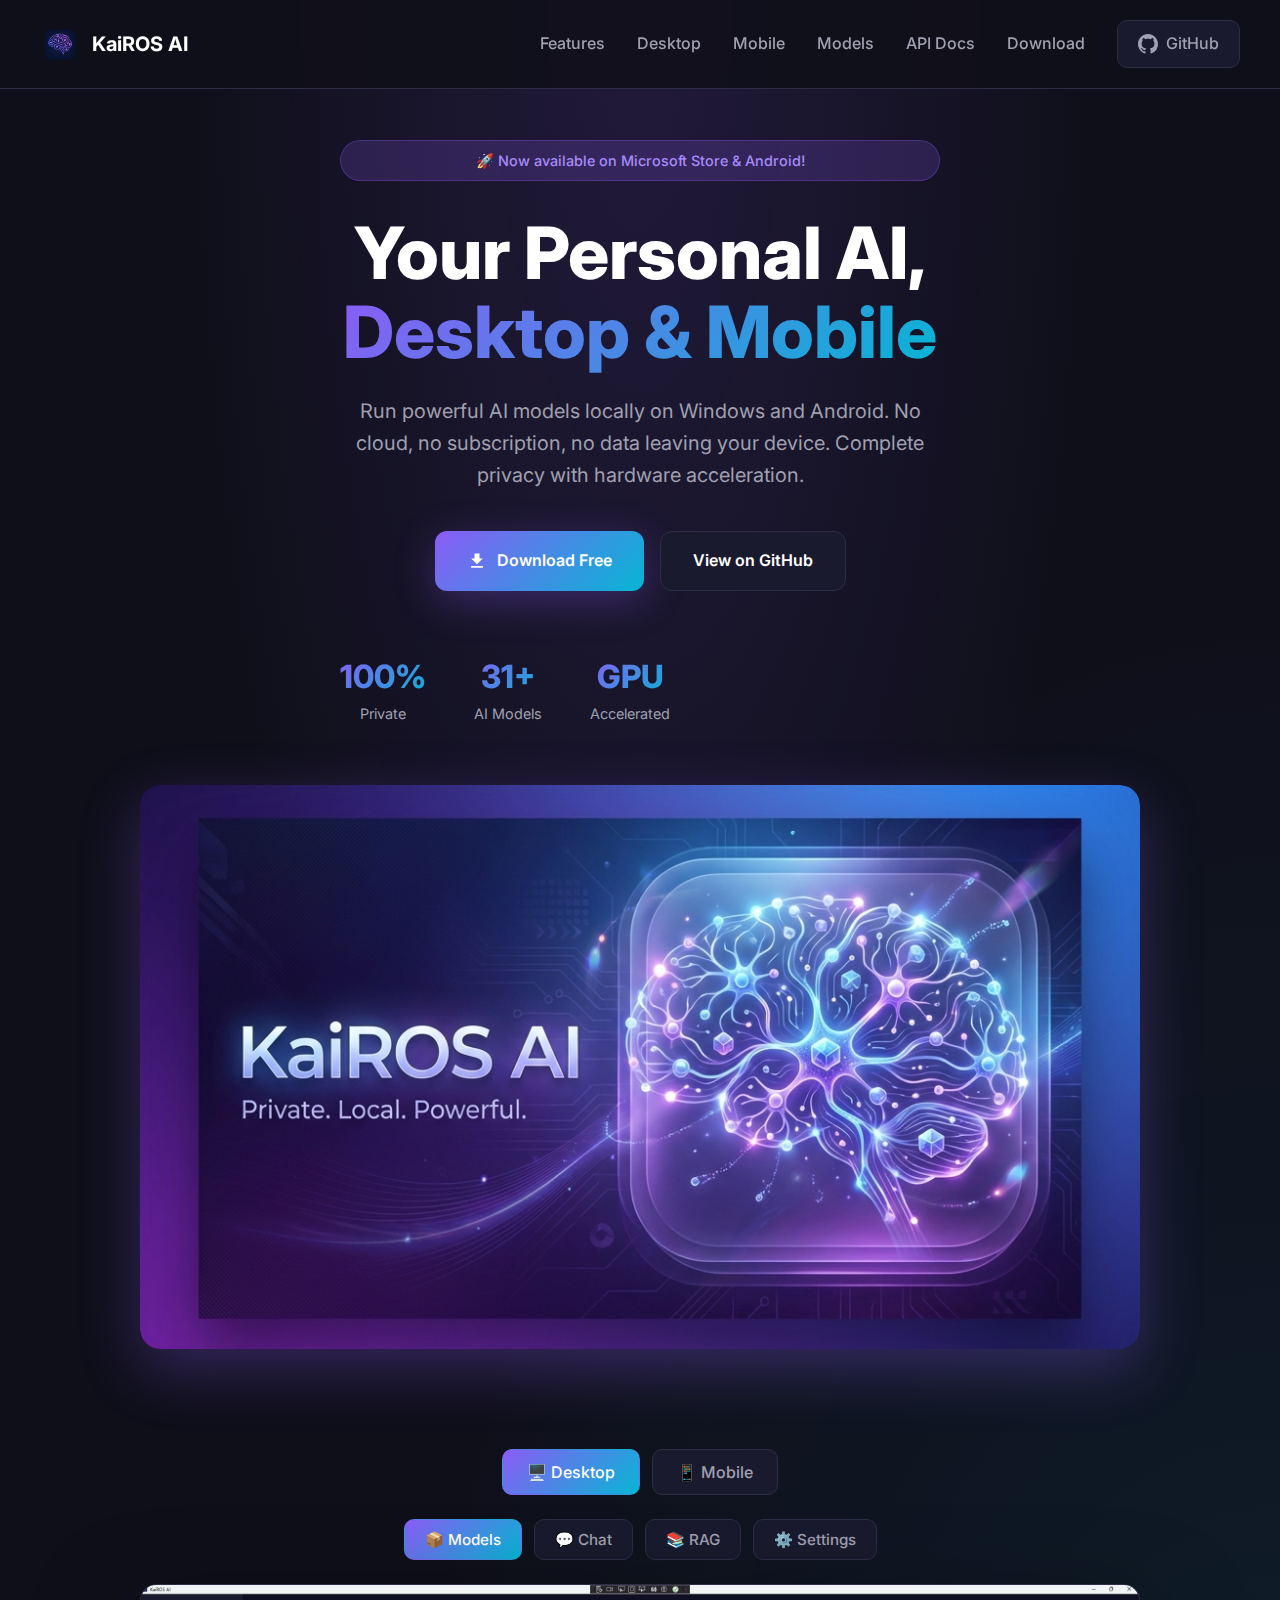
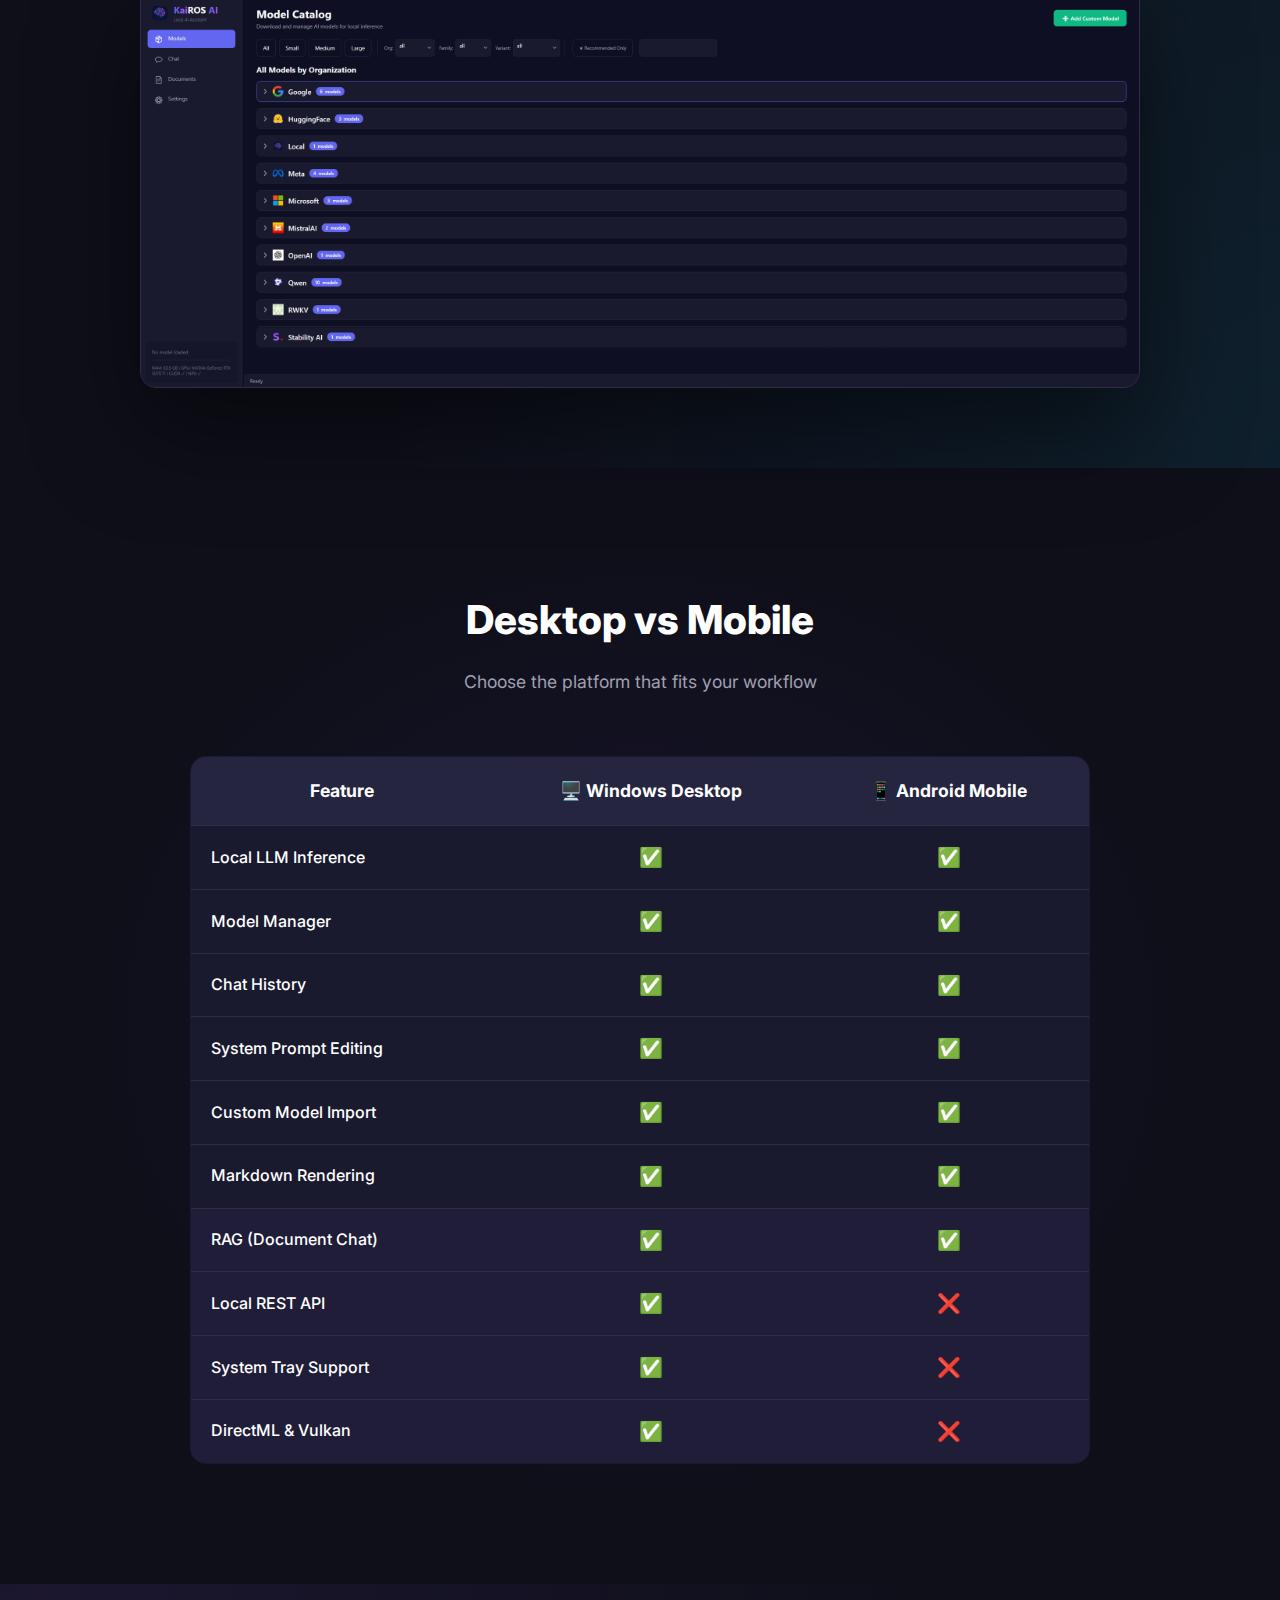
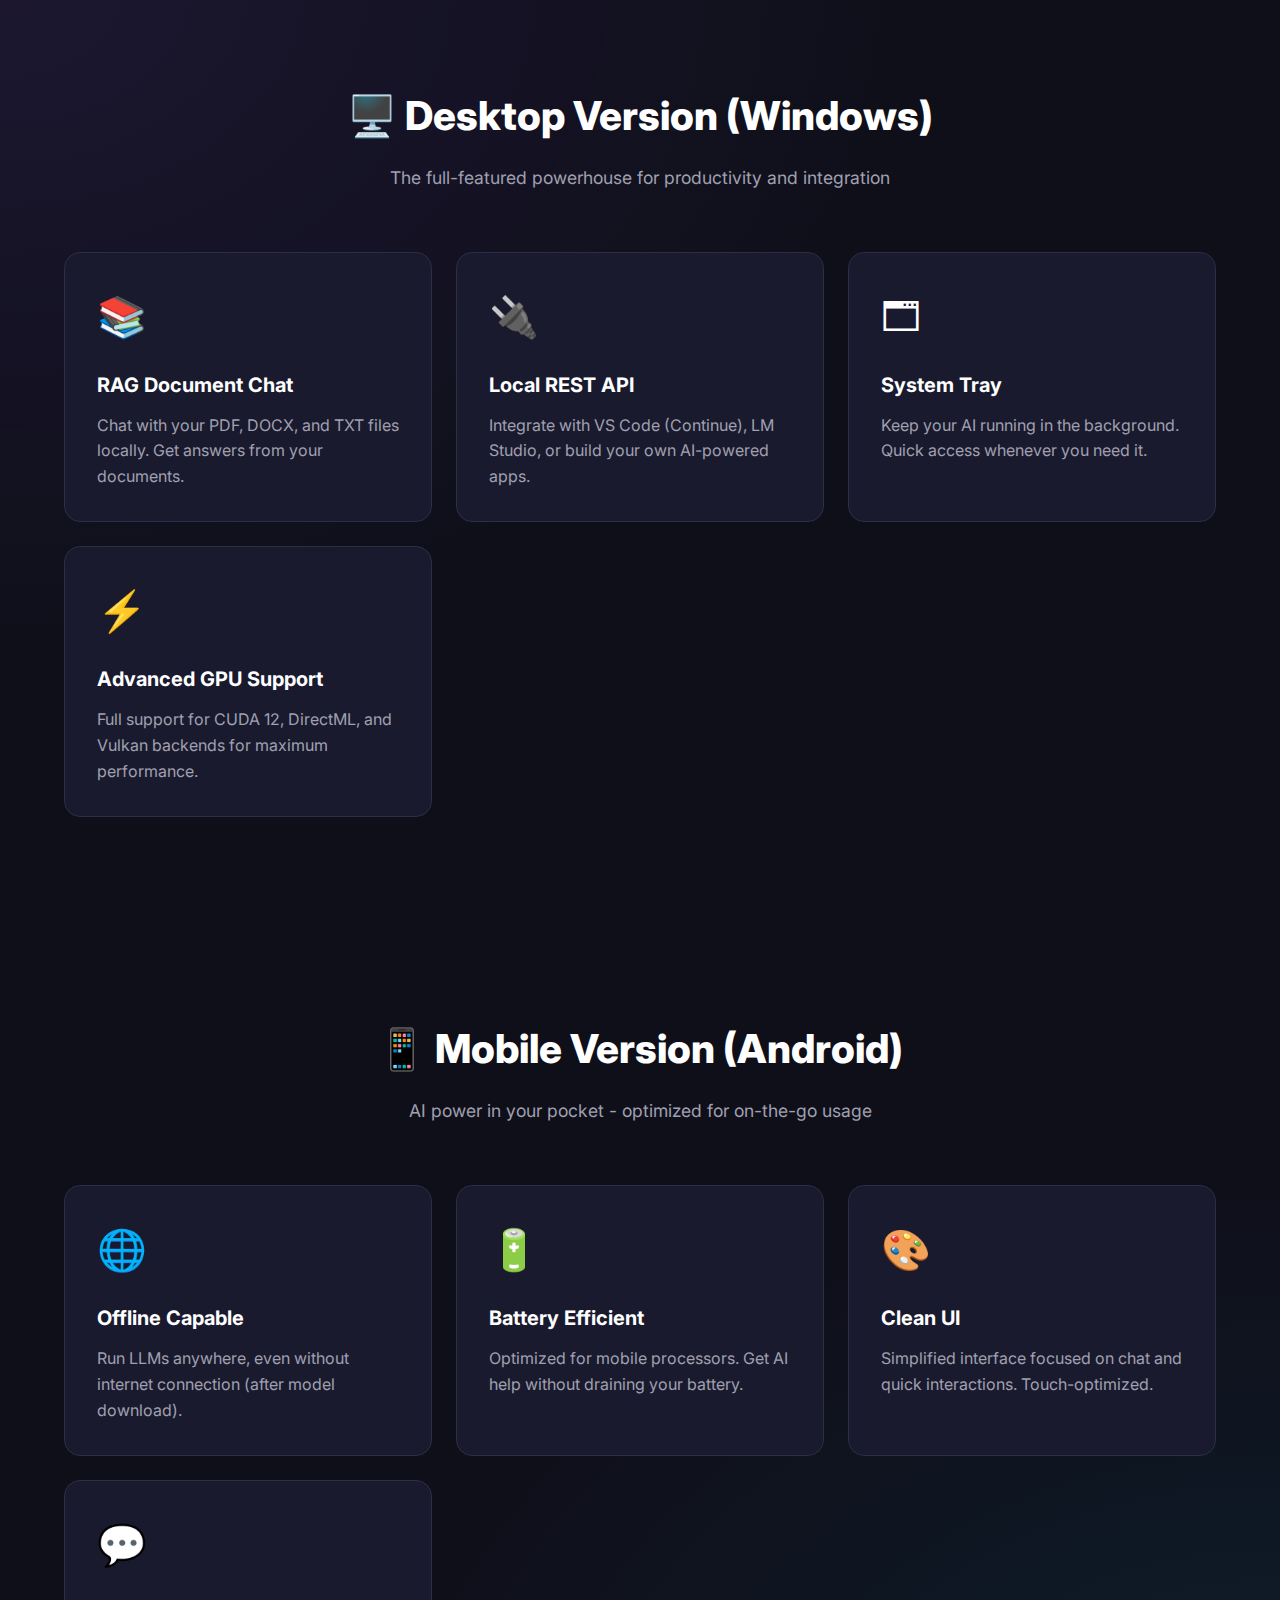
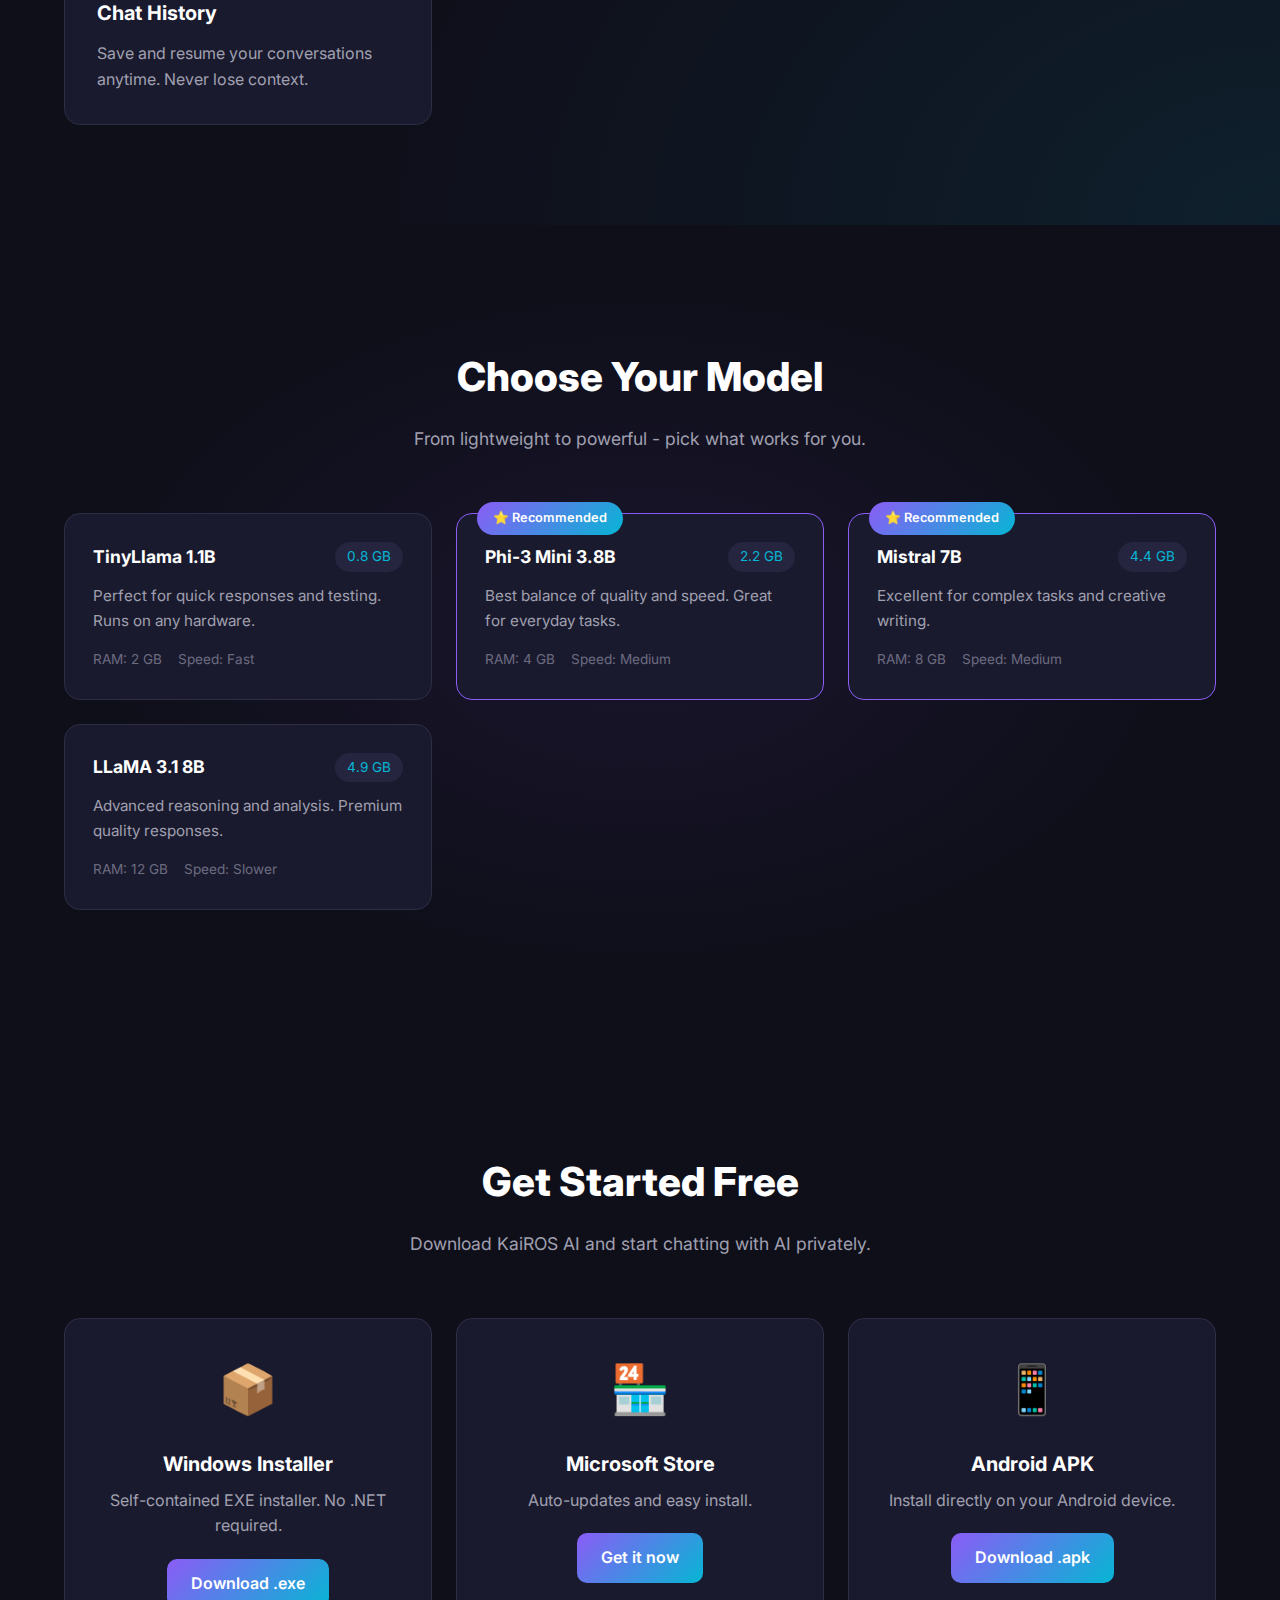
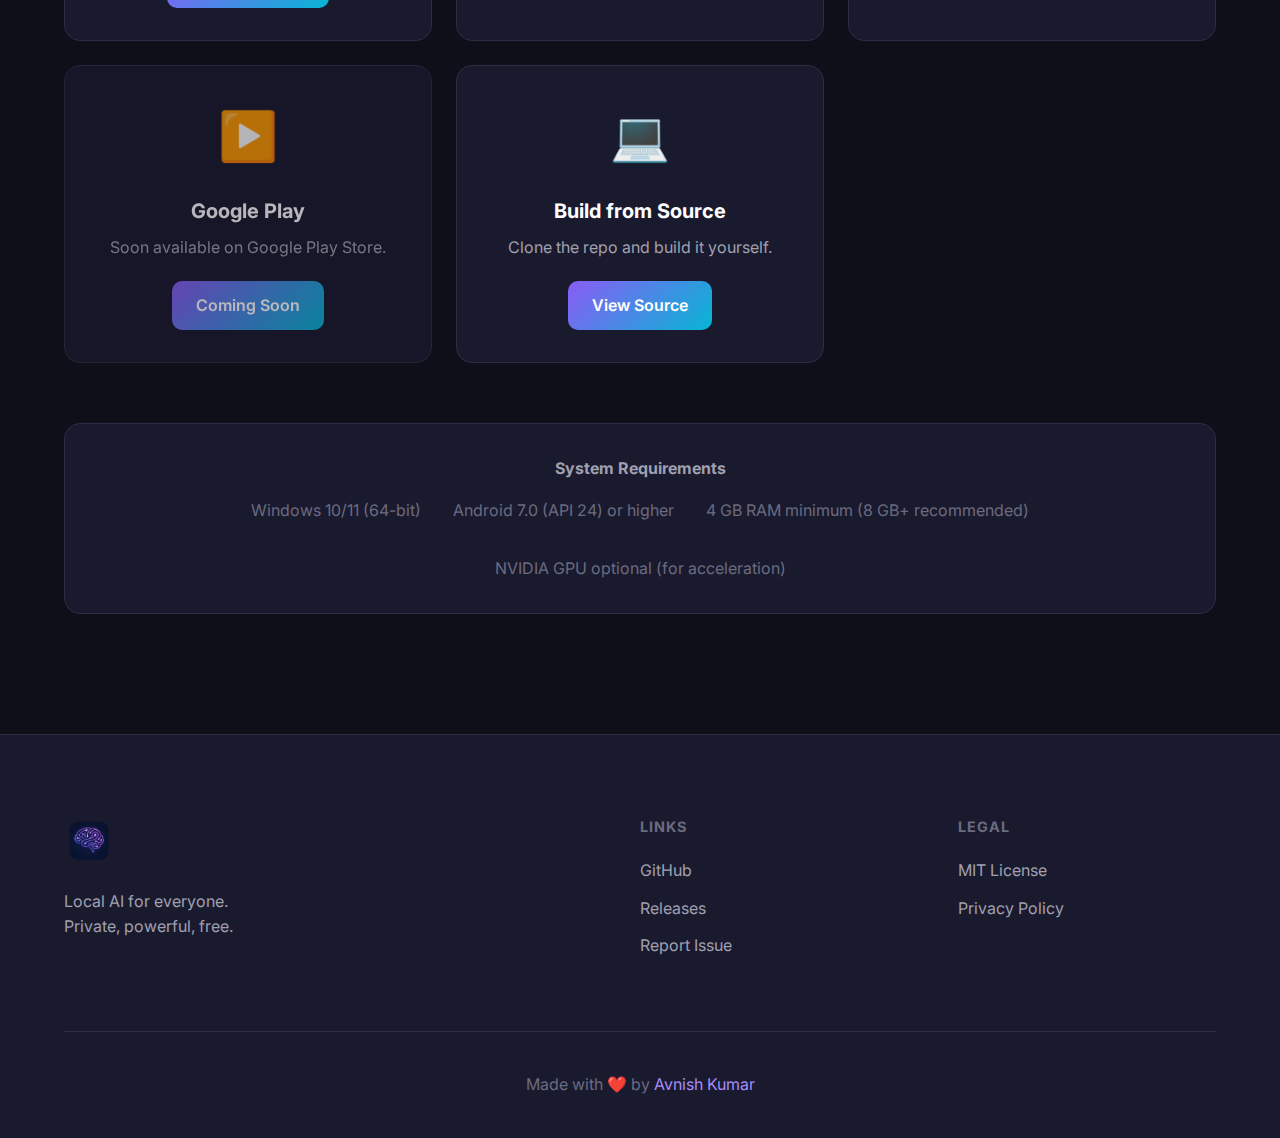
<file: docs/index.html>
<!DOCTYPE html>
<html lang="en">

<head>
    <meta charset="UTF-8">
    <meta name="viewport" content="width=device-width, initial-scale=1.0">
    <title>KaiROS AI - Local AI Assistant for Windows & Android</title>
    <meta name="description"
        content="Run powerful AI models locally on Windows and Android. No cloud, no subscription, complete privacy. GPU accelerated with CUDA support.">
    <meta name="keywords" content="AI, LLM, Local AI, Windows, Android, Privacy, GPU, CUDA, ChatGPT alternative">
    <link rel="icon" type="image/x-icon" href="assets/favicon.ico">
    <link href="https://fonts.googleapis.com/css2?family=Inter:wght@300;400;500;600;700;800&display=swap"
        rel="stylesheet">
    <link rel="stylesheet" href="style.css">
</head>

<body>
    <!-- Hero Section -->
    <header class="hero">
        <nav class="navbar">
            <div class="nav-brand">
                <img src="assets/logo.png" alt="KaiROS AI" class="nav-logo">
                <span>KaiROS AI</span>
            </div>
            <div class="nav-links">
                <a href="#comparison">Features</a>
                <a href="#desktop">Desktop</a>
                <a href="#mobile">Mobile</a>
                <a href="#models">Models</a>
                <a href="api.html">API Docs</a>
                <a href="#download">Download</a>
                <a href="https://github.com/avikeid2007/KaiROS-AI" class="btn-github">
                    <svg viewBox="0 0 24 24" width="20" height="20" fill="currentColor">
                        <path
                            d="M12 0C5.37 0 0 5.37 0 12c0 5.31 3.435 9.795 8.205 11.385.6.105.825-.255.825-.57 0-.285-.015-1.23-.015-2.235-3.015.555-3.795-.735-4.035-1.41-.135-.345-.72-1.41-1.23-1.695-.42-.225-1.02-.78-.015-.795.945-.015 1.62.87 1.845 1.23 1.08 1.815 2.805 1.305 3.495.99.105-.78.42-1.305.765-1.605-2.67-.3-5.46-1.335-5.46-5.925 0-1.305.465-2.385 1.23-3.225-.12-.3-.54-1.53.12-3.18 0 0 1.005-.315 3.3 1.23.96-.27 1.98-.405 3-.405s2.04.135 3 .405c2.295-1.56 3.3-1.23 3.3-1.23.66 1.65.24 2.88.12 3.18.765.84 1.23 1.905 1.23 3.225 0 4.605-2.805 5.625-5.475 5.925.435.375.81 1.095.81 2.22 0 1.605-.015 2.895-.015 3.3 0 .315.225.69.825.57A12.02 12.02 0 0024 12c0-6.63-5.37-12-12-12z" />
                    </svg>
                    GitHub
                </a>
            </div>
        </nav>

        <div class="hero-content">
            <div class="hero-badge">🚀 Now available on Microsoft Store & Android!</div>
            <h1>Your Personal AI,<br><span class="gradient-text">Desktop & Mobile</span></h1>
            <p class="hero-subtitle">
                Run powerful AI models locally on Windows and Android. No cloud, no subscription,
                no data leaving your device. Complete privacy with hardware acceleration.
            </p>
            <div class="hero-buttons">
                <a href="#download" class="btn btn-primary">
                    <svg viewBox="0 0 24 24" width="20" height="20" fill="currentColor">
                        <path d="M19 9h-4V3H9v6H5l7 7 7-7zM5 18v2h14v-2H5z" />
                    </svg>
                    Download Free
                </a>
                <a href="https://github.com/avikeid2007/KaiROS-AI" class="btn btn-secondary">
                    View on GitHub
                </a>
            </div>
            <div class="hero-stats">
                <div class="stat">
                    <span class="stat-value">100%</span>
                    <span class="stat-label">Private</span>
                </div>
                <div class="stat">
                    <span class="stat-value">31+</span>
                    <span class="stat-label">AI Models</span>
                </div>
                <div class="stat">
                    <span class="stat-value">GPU</span>
                    <span class="stat-label">Accelerated</span>
                </div>
            </div>
        </div>

        <!-- Feature Graphic Banner -->
        <div class="feature-banner">
            <img src="assets/kairos_feature_graphic_1768991900345.png" alt="KaiROS AI - Private. Local. Powerful."
                class="feature-graphic">
        </div>

        <div class="screenshot-gallery">
            <div class="gallery-tabs">
                <button class="tab active" data-tab="desktop">🖥️ Desktop</button>
                <button class="tab" data-tab="mobile">📱 Mobile</button>
            </div>
            <div class="gallery-images">
                <div class="desktop-gallery active" id="gallery-desktop">
                    <div class="desktop-tabs">
                        <button class="desktop-tab active" data-img="model">📦 Models</button>
                        <button class="desktop-tab" data-img="chat">💬 Chat</button>
                        <button class="desktop-tab" data-img="rag">📚 RAG</button>
                        <button class="desktop-tab" data-img="setting">⚙️ Settings</button>
                    </div>
                    <div class="desktop-images">
                        <img src="assets/model-all.png" alt="Model Catalog" class="desktop-img active"
                            id="desktop-img-model">
                        <img src="assets/chat.png" alt="Chat Interface" class="desktop-img" id="desktop-img-chat">
                        <img src="assets/RAG.png" alt="RAG Document Chat" class="desktop-img" id="desktop-img-rag">
                        <img src="assets/setting.png" alt="Settings" class="desktop-img" id="desktop-img-setting">
                    </div>
                </div>
                <div class="mobile-gallery" id="gallery-mobile">
                    <div class="mobile-tabs">
                        <button class="mobile-tab active" data-img="chat">💬 Chat</button>
                        <button class="mobile-tab" data-img="models">📦 Models</button>
                        <button class="mobile-tab" data-img="history">📜 History</button>
                        <button class="mobile-tab" data-img="prompt">💭 Prompt</button>
                        <button class="mobile-tab" data-img="settings">⚙️ Settings</button>
                    </div>
                    <div class="mobile-images">
                        <img src="assets/Screenshot-mobile-Chat.png" alt="Mobile Chat" class="mobile-img active"
                            id="mobile-img-chat">
                        <img src="assets/Screenshot-Mobile-models.png" alt="Mobile Models" class="mobile-img"
                            id="mobile-img-models">
                        <img src="assets/Screenshot-mobile-History.png" alt="Mobile History" class="mobile-img"
                            id="mobile-img-history">
                        <img src="assets/Screenshot-mobile-system-prompt.png" alt="Mobile Prompt" class="mobile-img"
                            id="mobile-img-prompt">
                        <img src="assets/Screenshot-Mobile-settings.png" alt="Mobile Settings" class="mobile-img"
                            id="mobile-img-settings">
                    </div>
                </div>
            </div>
        </div>
    </header>

    <script>
        // Main gallery tabs (Desktop/Mobile)
        document.querySelectorAll('.gallery-tabs .tab').forEach(tab => {
            tab.addEventListener('click', () => {
                document.querySelectorAll('.gallery-tabs .tab').forEach(t => t.classList.remove('active'));
                document.querySelectorAll('.desktop-gallery, .mobile-gallery').forEach(g => g.classList.remove('active'));
                tab.classList.add('active');
                document.getElementById('gallery-' + tab.dataset.tab).classList.add('active');
            });
        });

        // Desktop sub-tabs
        document.querySelectorAll('.desktop-tab').forEach(tab => {
            tab.addEventListener('click', () => {
                document.querySelectorAll('.desktop-tab').forEach(t => t.classList.remove('active'));
                document.querySelectorAll('.desktop-img').forEach(img => img.classList.remove('active'));
                tab.classList.add('active');
                document.getElementById('desktop-img-' + tab.dataset.img).classList.add('active');
            });
        });

        // Mobile sub-tabs
        document.querySelectorAll('.mobile-tab').forEach(tab => {
            tab.addEventListener('click', () => {
                document.querySelectorAll('.mobile-tab').forEach(t => t.classList.remove('active'));
                document.querySelectorAll('.mobile-img').forEach(img => img.classList.remove('active'));
                tab.classList.add('active');
                document.getElementById('mobile-img-' + tab.dataset.img).classList.add('active');
            });
        });
    </script>

    <!-- Feature Comparison Section -->
    <section id="comparison" class="comparison">
        <div class="container">
            <h2 class="section-title">Desktop vs Mobile</h2>
            <p class="section-subtitle">Choose the platform that fits your workflow</p>

            <div class="comparison-table">
                <table>
                    <thead>
                        <tr>
                            <th>Feature</th>
                            <th>🖥️ Windows Desktop</th>
                            <th>📱 Android Mobile</th>
                        </tr>
                    </thead>
                    <tbody>
                        <tr>
                            <td>Local LLM Inference</td>
                            <td><span class="check">✅</span></td>
                            <td><span class="check">✅</span></td>
                        </tr>
                        <tr>
                            <td>Model Manager</td>
                            <td><span class="check">✅</span></td>
                            <td><span class="check">✅</span></td>
                        </tr>
                        <tr>
                            <td>Chat History</td>
                            <td><span class="check">✅</span></td>
                            <td><span class="check">✅</span></td>
                        </tr>
                        <tr>
                            <td>System Prompt Editing</td>
                            <td><span class="check">✅</span></td>
                            <td><span class="check">✅</span></td>
                        </tr>
                        <tr>
                            <td>Custom Model Import</td>
                            <td><span class="check">✅</span></td>
                            <td><span class="check">✅</span></td>
                        </tr>
                        <tr>
                            <td>Markdown Rendering</td>
                            <td><span class="check">✅</span></td>
                            <td><span class="check">✅</span></td>
                        </tr>
                        <tr class="highlight">
                            <td>RAG (Document Chat)</td>
                            <td><span class="check">✅</span></td>
                            <td><span class="check">✅</span></td>
                        </tr>
                        <tr class="highlight">
                            <td>Local REST API</td>
                            <td><span class="check">✅</span></td>
                            <td><span class="cross">❌</span></td>
                        </tr>
                        <tr class="highlight">
                            <td>System Tray Support</td>
                            <td><span class="check">✅</span></td>
                            <td><span class="cross">❌</span></td>
                        </tr>
                        <tr class="highlight">
                            <td>DirectML & Vulkan</td>
                            <td><span class="check">✅</span></td>
                            <td><span class="cross">❌</span></td>
                        </tr>
                    </tbody>
                </table>
            </div>
        </div>
    </section>

    <!-- Desktop Features Section -->
    <section id="desktop" class="platform-section desktop-section">
        <div class="container">
            <h2 class="section-title">🖥️ Desktop Version (Windows)</h2>
            <p class="section-subtitle">The full-featured powerhouse for productivity and integration</p>

            <div class="features-grid">
                <div class="feature-card">
                    <div class="feature-icon">📚</div>
                    <h3>RAG Document Chat</h3>
                    <p>Chat with your PDF, DOCX, and TXT files locally. Get answers from your documents.</p>
                </div>
                <div class="feature-card">
                    <div class="feature-icon">🔌</div>
                    <h3>Local REST API</h3>
                    <p>Integrate with VS Code (Continue), LM Studio, or build your own AI-powered apps.</p>
                </div>
                <div class="feature-card">
                    <div class="feature-icon">🗔</div>
                    <h3>System Tray</h3>
                    <p>Keep your AI running in the background. Quick access whenever you need it.</p>
                </div>
                <div class="feature-card">
                    <div class="feature-icon">⚡</div>
                    <h3>Advanced GPU Support</h3>
                    <p>Full support for CUDA 12, DirectML, and Vulkan backends for maximum performance.</p>
                </div>
            </div>
        </div>
    </section>

    <!-- Mobile Features Section -->
    <section id="mobile" class="platform-section mobile-section">
        <div class="container">
            <h2 class="section-title">📱 Mobile Version (Android)</h2>
            <p class="section-subtitle">AI power in your pocket - optimized for on-the-go usage</p>

            <div class="features-grid">
                <div class="feature-card">
                    <div class="feature-icon">🌐</div>
                    <h3>Offline Capable</h3>
                    <p>Run LLMs anywhere, even without internet connection (after model download).</p>
                </div>
                <div class="feature-card">
                    <div class="feature-icon">🔋</div>
                    <h3>Battery Efficient</h3>
                    <p>Optimized for mobile processors. Get AI help without draining your battery.</p>
                </div>
                <div class="feature-card">
                    <div class="feature-icon">🎨</div>
                    <h3>Clean UI</h3>
                    <p>Simplified interface focused on chat and quick interactions. Touch-optimized.</p>
                </div>
                <div class="feature-card">
                    <div class="feature-icon">💬</div>
                    <h3>Chat History</h3>
                    <p>Save and resume your conversations anytime. Never lose context.</p>
                </div>
            </div>
        </div>
    </section>

    <!-- Models Section -->
    <section id="models" class="models">
        <div class="container">
            <h2 class="section-title">Choose Your Model</h2>
            <p class="section-subtitle">From lightweight to powerful - pick what works for you.</p>

            <div class="models-grid">
                <div class="model-card">
                    <div class="model-header">
                        <h3>TinyLlama 1.1B</h3>
                        <span class="model-size">0.8 GB</span>
                    </div>
                    <p>Perfect for quick responses and testing. Runs on any hardware.</p>
                    <div class="model-specs">
                        <span>RAM: 2 GB</span>
                        <span>Speed: Fast</span>
                    </div>
                </div>
                <div class="model-card featured">
                    <div class="model-badge">⭐ Recommended</div>
                    <div class="model-header">
                        <h3>Phi-3 Mini 3.8B</h3>
                        <span class="model-size">2.2 GB</span>
                    </div>
                    <p>Best balance of quality and speed. Great for everyday tasks.</p>
                    <div class="model-specs">
                        <span>RAM: 4 GB</span>
                        <span>Speed: Medium</span>
                    </div>
                </div>
                <div class="model-card featured">
                    <div class="model-badge">⭐ Recommended</div>
                    <div class="model-header">
                        <h3>Mistral 7B</h3>
                        <span class="model-size">4.4 GB</span>
                    </div>
                    <p>Excellent for complex tasks and creative writing.</p>
                    <div class="model-specs">
                        <span>RAM: 8 GB</span>
                        <span>Speed: Medium</span>
                    </div>
                </div>
                <div class="model-card">
                    <div class="model-header">
                        <h3>LLaMA 3.1 8B</h3>
                        <span class="model-size">4.9 GB</span>
                    </div>
                    <p>Advanced reasoning and analysis. Premium quality responses.</p>
                    <div class="model-specs">
                        <span>RAM: 12 GB</span>
                        <span>Speed: Slower</span>
                    </div>
                </div>
            </div>
        </div>
    </section>

    <!-- Download Section -->
    <section id="download" class="download">
        <div class="container">
            <h2 class="section-title">Get Started Free</h2>
            <p class="section-subtitle">Download KaiROS AI and start chatting with AI privately.</p>

            <div class="download-options">
                <a href="https://github.com/avikeid2007/KaiROS-AI/releases/latest" class="download-card">
                    <div class="download-icon">📦</div>
                    <h3>Windows Installer</h3>
                    <p>Self-contained EXE installer. No .NET required.</p>
                    <span class="download-btn">Download .exe</span>
                </a>
                <a href="https://apps.microsoft.com/detail/9n0l64zr0znd?hl=en-US&gl=IN" target="_blank"
                    class="download-card">
                    <div class="download-icon">🏪</div>
                    <h3>Microsoft Store</h3>
                    <p>Auto-updates and easy install.</p>
                    <span class="download-btn">Get it now</span>
                </a>
                <a href="https://github.com/avikeid2007/KaiROS-AI/releases/latest" class="download-card">
                    <div class="download-icon">📱</div>
                    <h3>Android APK</h3>
                    <p>Install directly on your Android device.</p>
                    <span class="download-btn">Download .apk</span>
                </a>
                <a href="#" class="download-card" style="opacity: 0.7; pointer-events: none;">
                    <div class="download-icon">▶️</div>
                    <h3>Google Play</h3>
                    <p>Soon available on Google Play Store.</p>
                    <span class="download-btn">Coming Soon</span>
                </a>
                <a href="https://github.com/avikeid2007/KaiROS-AI" class="download-card">
                    <div class="download-icon">💻</div>
                    <h3>Build from Source</h3>
                    <p>Clone the repo and build it yourself.</p>
                    <span class="download-btn">View Source</span>
                </a>
            </div>

            <div class="system-requirements">
                <h4>System Requirements</h4>
                <ul>
                    <li>Windows 10/11 (64-bit)</li>
                    <li>Android 7.0 (API 24) or higher</li>
                    <li>4 GB RAM minimum (8 GB+ recommended)</li>
                    <li>NVIDIA GPU optional (for acceleration)</li>
                </ul>
            </div>
        </div>
    </section>

    <!-- Footer -->
    <footer class="footer">
        <div class="container">
            <div class="footer-content">
                <div class="footer-brand">
                    <img src="assets/logo.png" alt="KaiROS AI" class="footer-logo">
                    <p>Local AI for everyone.<br>Private, powerful, free.</p>
                </div>
                <div class="footer-links">
                    <h4>Links</h4>
                    <a href="https://github.com/avikeid2007/KaiROS-AI">GitHub</a>
                    <a href="https://github.com/avikeid2007/KaiROS-AI/releases">Releases</a>
                    <a href="https://github.com/avikeid2007/KaiROS-AI/issues">Report Issue</a>
                </div>
                <div class="footer-links">
                    <h4>Legal</h4>
                    <a href="https://github.com/avikeid2007/KaiROS-AI/blob/main/LICENSE">MIT License</a>
                    <a href="https://github.com/avikeid2007/KaiROS-AI/blob/main/PRIVACY_POLICY.md">Privacy Policy</a>
                </div>
            </div>
            <div class="footer-bottom">
                <p>Made with ❤️ by <a href="https://github.com/avikeid2007">Avnish Kumar</a></p>
            </div>
        </div>
    </footer>
</body>

</html>
</file>
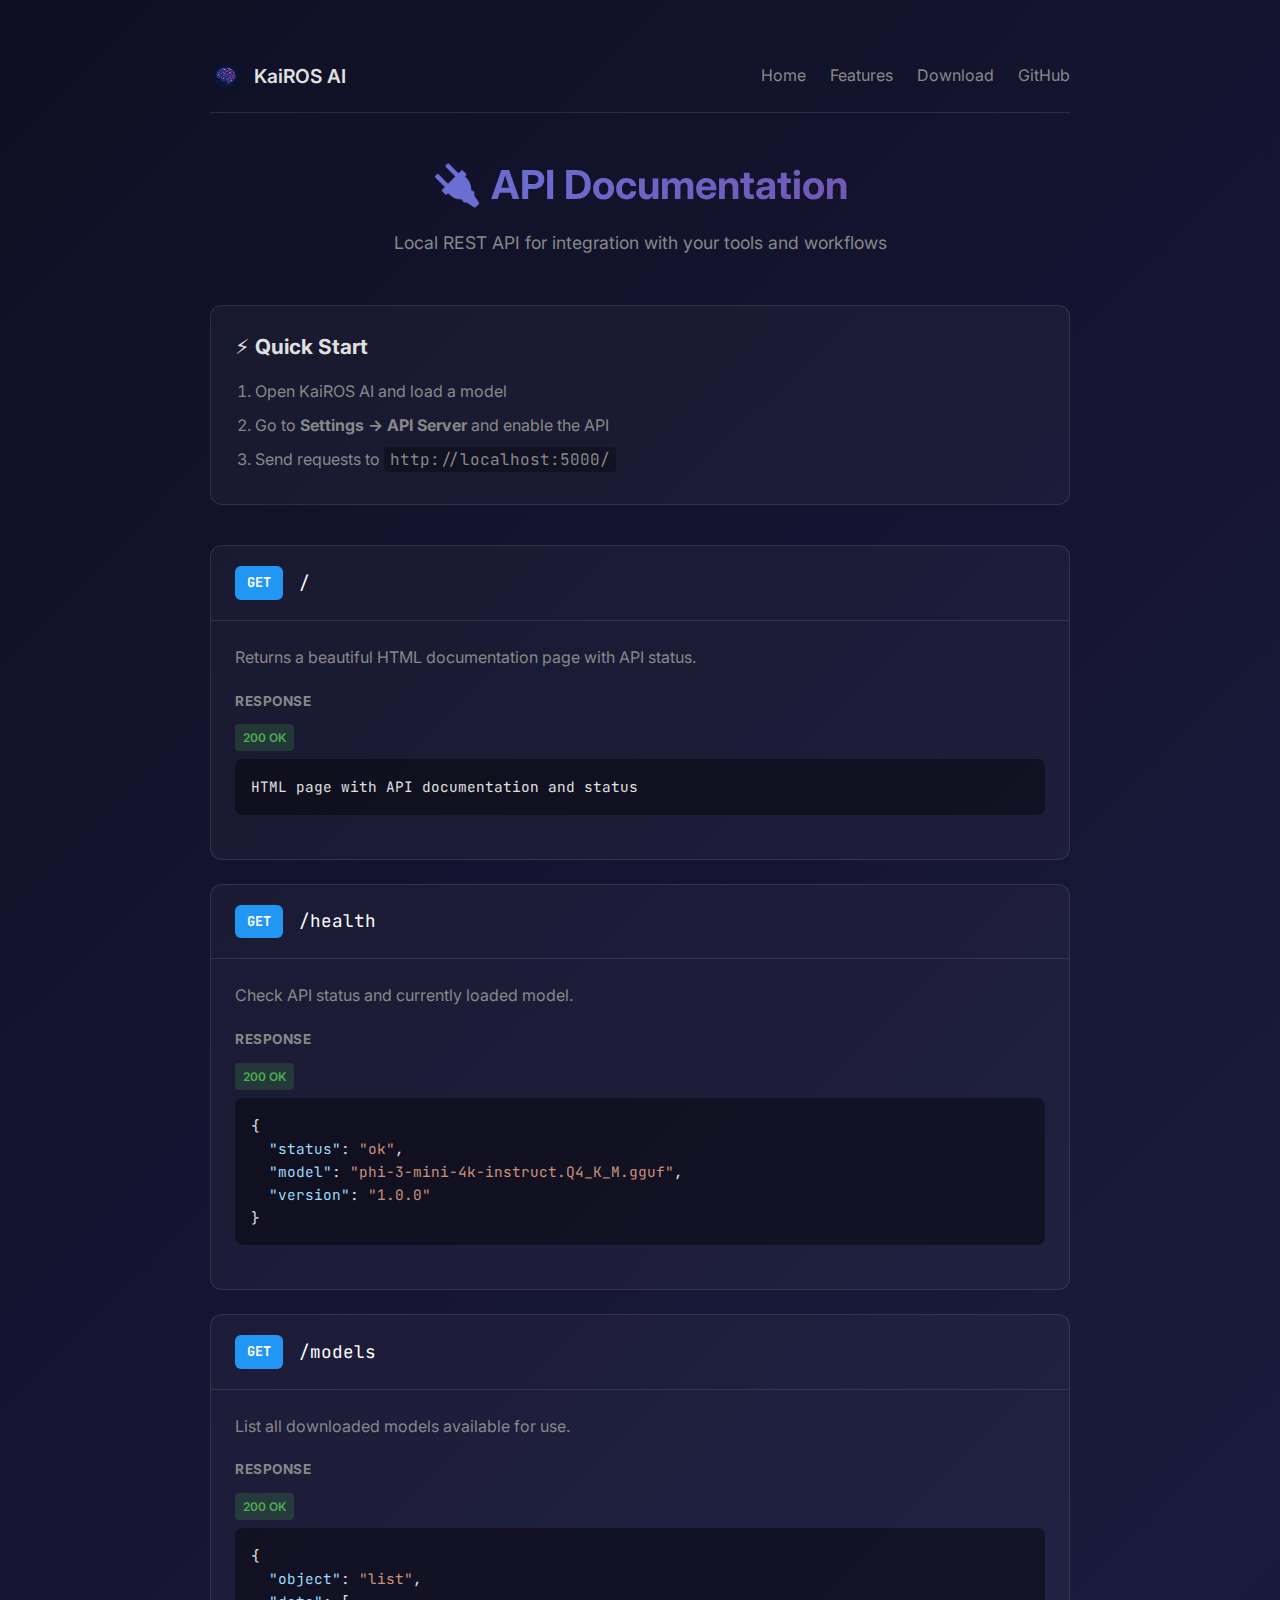
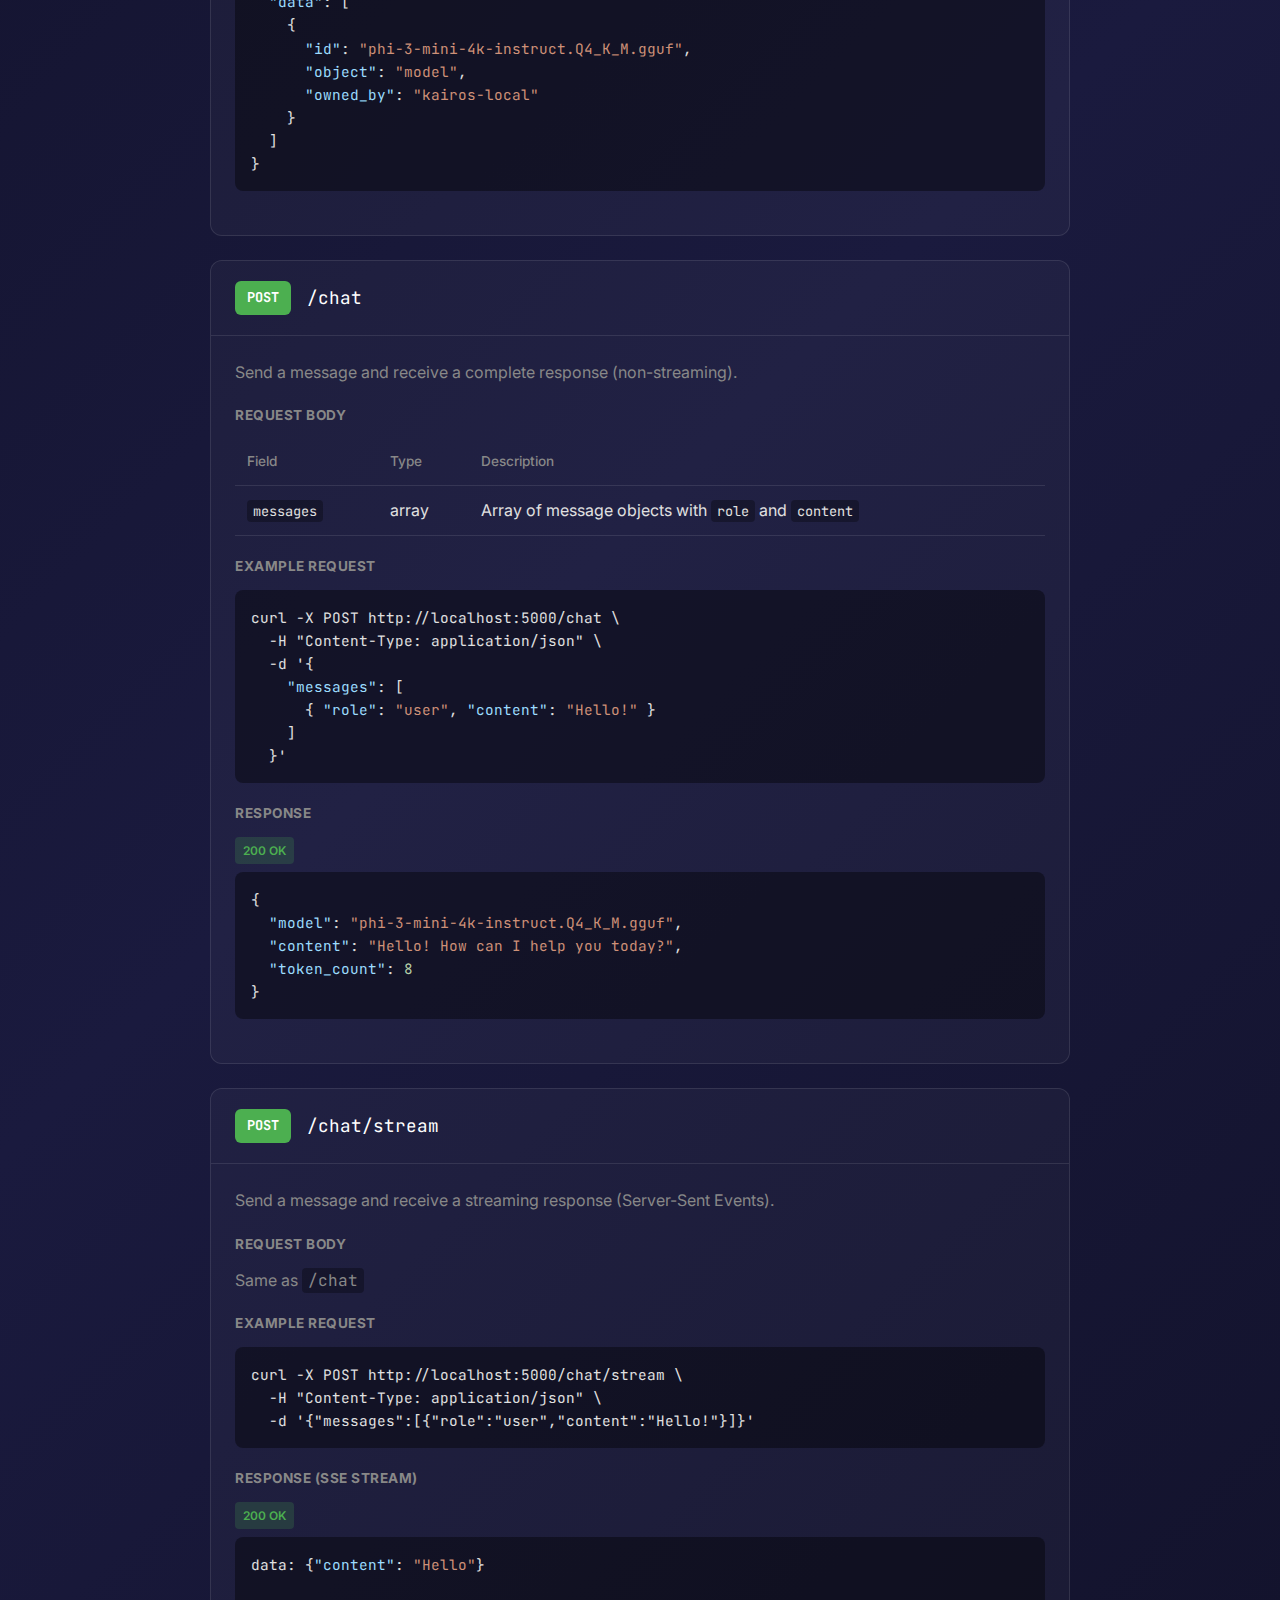
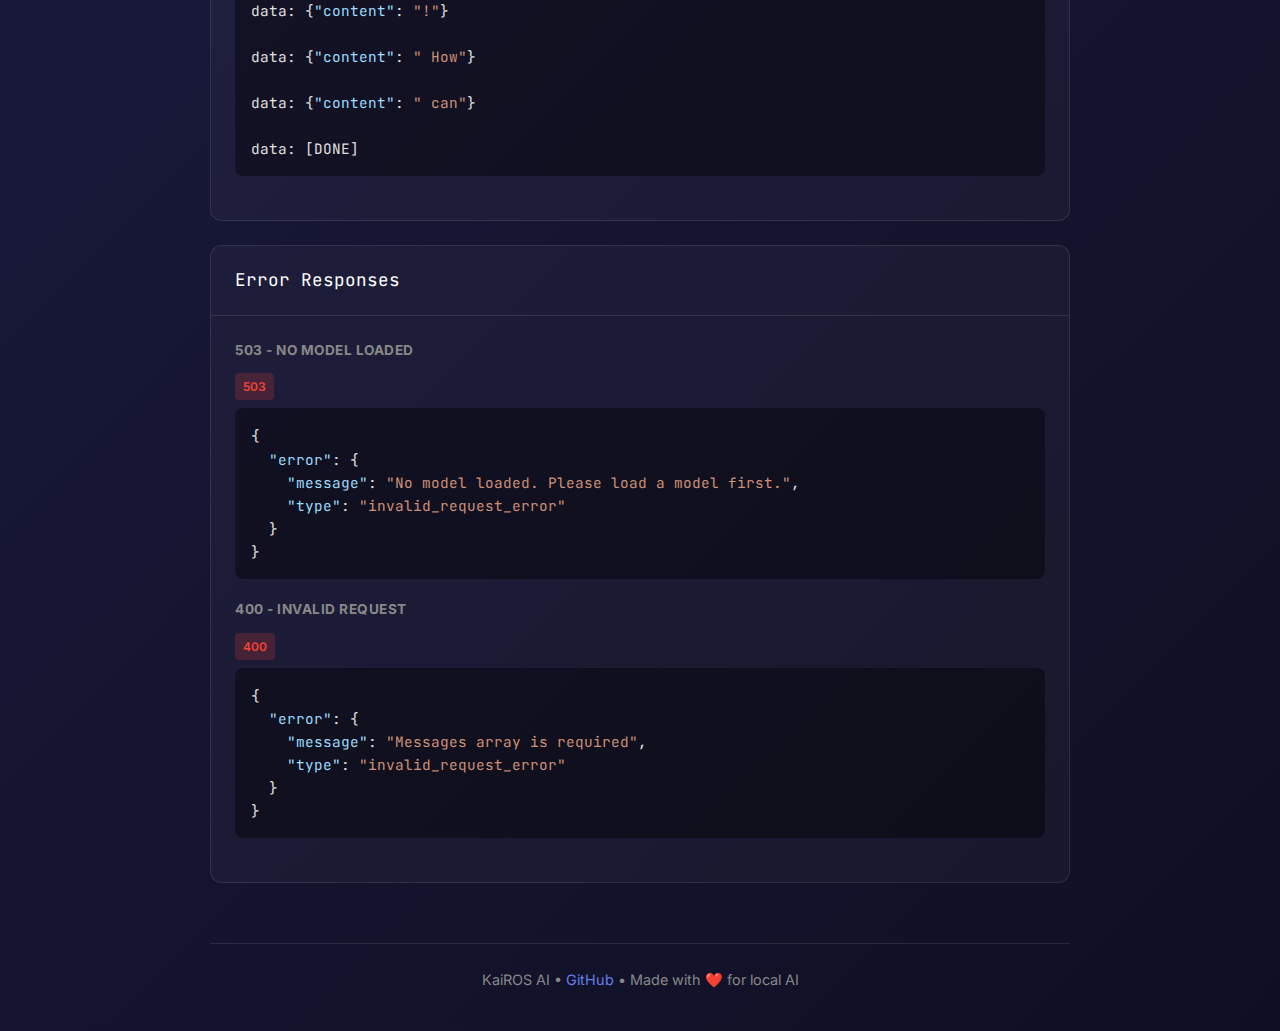
<file: docs/api.html>
<!DOCTYPE html>
<html lang="en">

<head>
    <meta charset="UTF-8">
    <meta name="viewport" content="width=device-width, initial-scale=1.0">
    <title>API Documentation - KaiROS AI</title>
    <meta name="description"
        content="KaiROS AI Local REST API Documentation. Chat and model management endpoints for developers.">
    <link rel="icon" type="image/x-icon" href="assets/favicon.ico">
    <link
        href="https://fonts.googleapis.com/css2?family=Inter:wght@300;400;500;600;700&family=JetBrains+Mono:wght@400;500&display=swap"
        rel="stylesheet">
    <style>
        * {
            margin: 0;
            padding: 0;
            box-sizing: border-box;
        }

        :root {
            --bg-dark: #0f0f23;
            --bg-card: rgba(255, 255, 255, 0.03);
            --border: rgba(255, 255, 255, 0.1);
            --text-primary: #e0e0e0;
            --text-secondary: #888;
            --accent: #667eea;
            --accent-gradient: linear-gradient(135deg, #667eea 0%, #764ba2 100%);
            --get: #2196f3;
            --post: #4caf50;
            --success: #4caf50;
        }

        body {
            font-family: 'Inter', system-ui, sans-serif;
            background: linear-gradient(135deg, #0f0f23 0%, #1a1a3e 50%, #0f0f23 100%);
            color: var(--text-primary);
            min-height: 100vh;
            line-height: 1.6;
        }

        .container {
            max-width: 900px;
            margin: 0 auto;
            padding: 40px 20px;
        }

        /* Navigation */
        .nav {
            display: flex;
            justify-content: space-between;
            align-items: center;
            padding: 20px 0;
            margin-bottom: 40px;
            border-bottom: 1px solid var(--border);
        }

        .nav-brand {
            display: flex;
            align-items: center;
            gap: 12px;
            text-decoration: none;
            color: var(--text-primary);
            font-weight: 600;
            font-size: 1.2rem;
        }

        .nav-brand img {
            width: 32px;
            height: 32px;
        }

        .nav-links {
            display: flex;
            gap: 24px;
        }

        .nav-links a {
            color: var(--text-secondary);
            text-decoration: none;
            transition: color 0.2s;
        }

        .nav-links a:hover {
            color: var(--accent);
        }

        /* Header */
        .header {
            text-align: center;
            margin-bottom: 48px;
        }

        .header h1 {
            font-size: 2.5rem;
            background: var(--accent-gradient);
            -webkit-background-clip: text;
            -webkit-text-fill-color: transparent;
            margin-bottom: 12px;
        }

        .header p {
            color: var(--text-secondary);
            font-size: 1.1rem;
        }

        /* Quick Start */
        .quick-start {
            background: var(--bg-card);
            border: 1px solid var(--border);
            border-radius: 12px;
            padding: 24px;
            margin-bottom: 40px;
        }

        .quick-start h2 {
            margin-bottom: 16px;
            font-size: 1.3rem;
        }

        .quick-start ol {
            padding-left: 20px;
            color: var(--text-secondary);
        }

        .quick-start li {
            margin-bottom: 8px;
        }

        /* Endpoints */
        .endpoint {
            background: var(--bg-card);
            border: 1px solid var(--border);
            border-radius: 12px;
            margin-bottom: 24px;
            overflow: hidden;
        }

        .endpoint-header {
            padding: 20px 24px;
            border-bottom: 1px solid var(--border);
            display: flex;
            align-items: center;
            gap: 16px;
        }

        .method {
            padding: 6px 12px;
            border-radius: 6px;
            font-weight: 700;
            font-size: 0.85rem;
            font-family: 'JetBrains Mono', monospace;
        }

        .method.get {
            background: var(--get);
            color: white;
        }

        .method.post {
            background: var(--post);
            color: white;
        }

        .path {
            font-family: 'JetBrains Mono', monospace;
            font-size: 1.1rem;
            color: white;
        }

        .endpoint-body {
            padding: 24px;
        }

        .endpoint-body h4 {
            color: var(--text-secondary);
            font-size: 0.85rem;
            text-transform: uppercase;
            letter-spacing: 0.5px;
            margin-bottom: 12px;
        }

        .endpoint-body p {
            color: var(--text-secondary);
            margin-bottom: 20px;
        }

        /* Code Blocks */
        pre {
            background: rgba(0, 0, 0, 0.4);
            border-radius: 8px;
            padding: 16px;
            overflow-x: auto;
            font-family: 'JetBrains Mono', monospace;
            font-size: 0.9rem;
            margin-bottom: 20px;
        }

        code {
            font-family: 'JetBrains Mono', monospace;
            background: rgba(0, 0, 0, 0.3);
            padding: 2px 6px;
            border-radius: 4px;
        }

        pre code {
            background: none;
            padding: 0;
        }

        .json-key {
            color: #9cdcfe;
        }

        .json-string {
            color: #ce9178;
        }

        .json-number {
            color: #b5cea8;
        }

        /* Response */
        .response-label {
            display: inline-block;
            padding: 4px 8px;
            border-radius: 4px;
            font-size: 0.75rem;
            font-weight: 600;
            margin-bottom: 8px;
        }

        .response-label.success {
            background: rgba(76, 175, 80, 0.2);
            color: var(--success);
        }

        .response-label.error {
            background: rgba(244, 67, 54, 0.2);
            color: #f44336;
        }

        /* Table */
        table {
            width: 100%;
            border-collapse: collapse;
            margin-bottom: 20px;
        }

        th,
        td {
            padding: 12px;
            text-align: left;
            border-bottom: 1px solid var(--border);
        }

        th {
            color: var(--text-secondary);
            font-weight: 500;
            font-size: 0.85rem;
        }

        td {
            color: var(--text-primary);
        }

        td code {
            font-size: 0.85rem;
        }

        /* Footer */
        .footer {
            text-align: center;
            color: var(--text-secondary);
            font-size: 0.9rem;
            margin-top: 60px;
            padding-top: 24px;
            border-top: 1px solid var(--border);
        }

        .footer a {
            color: var(--accent);
            text-decoration: none;
        }
    </style>
</head>

<body>
    <div class="container">
        <nav class="nav">
            <a href="index.html" class="nav-brand">
                <img src="assets/logo.png" alt="KaiROS AI">
                <span>KaiROS AI</span>
            </a>
            <div class="nav-links">
                <a href="index.html">Home</a>
                <a href="index.html#features">Features</a>
                <a href="index.html#download">Download</a>
                <a href="https://github.com/avikeid2007/KaiROS-AI">GitHub</a>
            </div>
        </nav>

        <div class="header">
            <h1>🔌 API Documentation</h1>
            <p>Local REST API for integration with your tools and workflows</p>
        </div>

        <div class="quick-start">
            <h2>⚡ Quick Start</h2>
            <ol>
                <li>Open KaiROS AI and load a model</li>
                <li>Go to <strong>Settings → API Server</strong> and enable the API</li>
                <li>Send requests to <code>http://localhost:5000/</code></li>
            </ol>
        </div>

        <!-- GET / -->
        <div class="endpoint">
            <div class="endpoint-header">
                <span class="method get">GET</span>
                <span class="path">/</span>
            </div>
            <div class="endpoint-body">
                <p>Returns a beautiful HTML documentation page with API status.</p>
                <h4>Response</h4>
                <span class="response-label success">200 OK</span>
                <pre><code>HTML page with API documentation and status</code></pre>
            </div>
        </div>

        <!-- GET /health -->
        <div class="endpoint">
            <div class="endpoint-header">
                <span class="method get">GET</span>
                <span class="path">/health</span>
            </div>
            <div class="endpoint-body">
                <p>Check API status and currently loaded model.</p>
                <h4>Response</h4>
                <span class="response-label success">200 OK</span>
                <pre><code>{
  <span class="json-key">"status"</span>: <span class="json-string">"ok"</span>,
  <span class="json-key">"model"</span>: <span class="json-string">"phi-3-mini-4k-instruct.Q4_K_M.gguf"</span>,
  <span class="json-key">"version"</span>: <span class="json-string">"1.0.0"</span>
}</code></pre>
            </div>
        </div>

        <!-- GET /models -->
        <div class="endpoint">
            <div class="endpoint-header">
                <span class="method get">GET</span>
                <span class="path">/models</span>
            </div>
            <div class="endpoint-body">
                <p>List all downloaded models available for use.</p>
                <h4>Response</h4>
                <span class="response-label success">200 OK</span>
                <pre><code>{
  <span class="json-key">"object"</span>: <span class="json-string">"list"</span>,
  <span class="json-key">"data"</span>: [
    {
      <span class="json-key">"id"</span>: <span class="json-string">"phi-3-mini-4k-instruct.Q4_K_M.gguf"</span>,
      <span class="json-key">"object"</span>: <span class="json-string">"model"</span>,
      <span class="json-key">"owned_by"</span>: <span class="json-string">"kairos-local"</span>
    }
  ]
}</code></pre>
            </div>
        </div>

        <!-- POST /chat -->
        <div class="endpoint">
            <div class="endpoint-header">
                <span class="method post">POST</span>
                <span class="path">/chat</span>
            </div>
            <div class="endpoint-body">
                <p>Send a message and receive a complete response (non-streaming).</p>

                <h4>Request Body</h4>
                <table>
                    <tr>
                        <th>Field</th>
                        <th>Type</th>
                        <th>Description</th>
                    </tr>
                    <tr>
                        <td><code>messages</code></td>
                        <td>array</td>
                        <td>Array of message objects with <code>role</code> and <code>content</code></td>
                    </tr>
                </table>

                <h4>Example Request</h4>
                <pre><code>curl -X POST http://localhost:5000/chat \
  -H "Content-Type: application/json" \
  -d '{
    <span class="json-key">"messages"</span>: [
      { <span class="json-key">"role"</span>: <span class="json-string">"user"</span>, <span class="json-key">"content"</span>: <span class="json-string">"Hello!"</span> }
    ]
  }'</code></pre>

                <h4>Response</h4>
                <span class="response-label success">200 OK</span>
                <pre><code>{
  <span class="json-key">"model"</span>: <span class="json-string">"phi-3-mini-4k-instruct.Q4_K_M.gguf"</span>,
  <span class="json-key">"content"</span>: <span class="json-string">"Hello! How can I help you today?"</span>,
  <span class="json-key">"token_count"</span>: <span class="json-number">8</span>
}</code></pre>
            </div>
        </div>

        <!-- POST /chat/stream -->
        <div class="endpoint">
            <div class="endpoint-header">
                <span class="method post">POST</span>
                <span class="path">/chat/stream</span>
            </div>
            <div class="endpoint-body">
                <p>Send a message and receive a streaming response (Server-Sent Events).</p>

                <h4>Request Body</h4>
                <p>Same as <code>/chat</code></p>

                <h4>Example Request</h4>
                <pre><code>curl -X POST http://localhost:5000/chat/stream \
  -H "Content-Type: application/json" \
  -d '{"messages":[{"role":"user","content":"Hello!"}]}'</code></pre>

                <h4>Response (SSE Stream)</h4>
                <span class="response-label success">200 OK</span>
                <pre><code>data: {<span class="json-key">"content"</span>: <span class="json-string">"Hello"</span>}

data: {<span class="json-key">"content"</span>: <span class="json-string">"!"</span>}

data: {<span class="json-key">"content"</span>: <span class="json-string">" How"</span>}

data: {<span class="json-key">"content"</span>: <span class="json-string">" can"</span>}

data: [DONE]</code></pre>
            </div>
        </div>

        <!-- Error Responses -->
        <div class="endpoint">
            <div class="endpoint-header">
                <span class="path">Error Responses</span>
            </div>
            <div class="endpoint-body">
                <h4>503 - No Model Loaded</h4>
                <span class="response-label error">503</span>
                <pre><code>{
  <span class="json-key">"error"</span>: {
    <span class="json-key">"message"</span>: <span class="json-string">"No model loaded. Please load a model first."</span>,
    <span class="json-key">"type"</span>: <span class="json-string">"invalid_request_error"</span>
  }
}</code></pre>

                <h4>400 - Invalid Request</h4>
                <span class="response-label error">400</span>
                <pre><code>{
  <span class="json-key">"error"</span>: {
    <span class="json-key">"message"</span>: <span class="json-string">"Messages array is required"</span>,
    <span class="json-key">"type"</span>: <span class="json-string">"invalid_request_error"</span>
  }
}</code></pre>
            </div>
        </div>

        <div class="footer">
            <p>KaiROS AI • <a href="https://github.com/avikeid2007/KaiROS-AI">GitHub</a> • Made with ❤️ for local AI
            </p>
        </div>
    </div>
</body>

</html>
</file>
<file: docs/style.css>
/* KaiROS AI - Landing Page Styles */

:root {
    --primary: #8b5cf6;
    --primary-dark: #7c3aed;
    --primary-light: #a78bfa;
    --secondary: #06b6d4;
    --bg-dark: #0f0f1a;
    --bg-card: #1a1a2e;
    --bg-card-hover: #252540;
    --text-primary: #ffffff;
    --text-secondary: #a0a0b0;
    --text-muted: #6b6b80;
    --border: #2d2d45;
    --gradient: linear-gradient(135deg, #8b5cf6 0%, #06b6d4 100%);
}

* {
    margin: 0;
    padding: 0;
    box-sizing: border-box;
}

html {
    scroll-behavior: smooth;
}

body {
    font-family: 'Inter', -apple-system, BlinkMacSystemFont, sans-serif;
    background: var(--bg-dark);
    color: var(--text-primary);
    line-height: 1.6;
}

.container {
    max-width: 1200px;
    margin: 0 auto;
    padding: 0 24px;
}

/* Navbar */
.navbar {
    display: flex;
    justify-content: space-between;
    align-items: center;
    padding: 20px 40px;
    position: fixed;
    top: 0;
    left: 0;
    right: 0;
    z-index: 100;
    background: rgba(15, 15, 26, 0.9);
    backdrop-filter: blur(20px);
    border-bottom: 1px solid var(--border);
}

.nav-brand {
    display: flex;
    align-items: center;
    gap: 12px;
    font-weight: 700;
    font-size: 1.25rem;
}

.nav-logo {
    width: 40px;
    height: 40px;
    border-radius: 10px;
}

.nav-links {
    display: flex;
    align-items: center;
    gap: 32px;
}

.nav-links a {
    color: var(--text-secondary);
    text-decoration: none;
    font-weight: 500;
    transition: color 0.3s;
}

.nav-links a:hover {
    color: var(--text-primary);
}

.btn-github {
    display: flex;
    align-items: center;
    gap: 8px;
    background: var(--bg-card);
    padding: 10px 20px;
    border-radius: 10px;
    border: 1px solid var(--border);
}

.btn-github:hover {
    background: var(--bg-card-hover);
}

/* Hero Section */
.hero {
    min-height: 100vh;
    padding: 140px 40px 80px;
    display: flex;
    flex-direction: column;
    align-items: center;
    text-align: center;
    background:
        radial-gradient(ellipse at top, rgba(139, 92, 246, 0.15) 0%, transparent 50%),
        radial-gradient(ellipse at bottom right, rgba(6, 182, 212, 0.1) 0%, transparent 50%),
        var(--bg-dark);
}

.hero-badge {
    background: rgba(139, 92, 246, 0.2);
    color: var(--primary-light);
    padding: 8px 20px;
    border-radius: 50px;
    font-size: 0.9rem;
    font-weight: 500;
    margin-bottom: 32px;
    border: 1px solid rgba(139, 92, 246, 0.3);
}

.hero-content h1 {
    font-size: clamp(2.5rem, 6vw, 4.5rem);
    font-weight: 800;
    line-height: 1.1;
    margin-bottom: 24px;
}

.gradient-text {
    background: var(--gradient);
    -webkit-background-clip: text;
    -webkit-text-fill-color: transparent;
    background-clip: text;
}

.hero-subtitle {
    font-size: 1.25rem;
    color: var(--text-secondary);
    max-width: 600px;
    margin: 0 auto 40px;
}

.hero-buttons {
    display: flex;
    gap: 16px;
    justify-content: center;
    flex-wrap: wrap;
}

.btn {
    display: inline-flex;
    align-items: center;
    gap: 10px;
    padding: 16px 32px;
    border-radius: 12px;
    font-weight: 600;
    font-size: 1rem;
    text-decoration: none;
    transition: all 0.3s;
    cursor: pointer;
    border: none;
}

.btn-primary {
    background: var(--gradient);
    color: white;
    box-shadow: 0 10px 40px rgba(139, 92, 246, 0.3);
}

.btn-primary:hover {
    transform: translateY(-3px);
    box-shadow: 0 15px 50px rgba(139, 92, 246, 0.4);
}

.btn-secondary {
    background: var(--bg-card);
    color: var(--text-primary);
    border: 1px solid var(--border);
}

.btn-secondary:hover {
    background: var(--bg-card-hover);
    border-color: var(--primary);
}

.hero-stats {
    display: flex;
    gap: 48px;
    margin-top: 60px;
}

.stat {
    display: flex;
    flex-direction: column;
}

.stat-value {
    font-size: 2rem;
    font-weight: 800;
    background: var(--gradient);
    -webkit-background-clip: text;
    -webkit-text-fill-color: transparent;
}

.stat-label {
    color: var(--text-secondary);
    font-size: 0.9rem;
}

/* Feature Banner */
.feature-banner {
    margin: 60px auto 40px;
    max-width: 1000px;
    width: 100%;
    overflow: hidden;
    border-radius: 20px;
    box-shadow: 0 20px 60px rgba(139, 92, 246, 0.3);
}

.feature-graphic {
    width: 100%;
    height: auto;
    display: block;
    border-radius: 20px;
}

/* Screenshot Gallery */
.screenshot-gallery {
    margin-top: 60px;
    max-width: 1000px;
    width: 100%;
}

.gallery-tabs {
    display: flex;
    justify-content: center;
    gap: 12px;
    margin-bottom: 24px;
}

.gallery-tabs .tab {
    background: var(--bg-card);
    border: 1px solid var(--border);
    color: var(--text-secondary);
    padding: 12px 24px;
    border-radius: 10px;
    font-size: 1rem;
    font-weight: 500;
    cursor: pointer;
    transition: all 0.3s;
    font-family: inherit;
}

.gallery-tabs .tab:hover {
    background: var(--bg-card-hover);
    color: var(--text-primary);
}

.gallery-tabs .tab.active {
    background: var(--gradient);
    border-color: transparent;
    color: white;
}

.gallery-images {
    position: relative;
    min-height: 400px;
}

.gallery-img {
    width: 100%;
    border-radius: 16px;
    box-shadow: 0 40px 100px rgba(0, 0, 0, 0.5);
    border: 1px solid var(--border);
    display: none;
    animation: fadeIn 0.3s ease;
}

.gallery-img.active {
    display: block;
}

@keyframes fadeIn {
    from {
        opacity: 0;
        transform: scale(0.98);
    }

    to {
        opacity: 1;
        transform: scale(1);
    }
}

/* Section Styles */
.section-title {
    font-size: 2.5rem;
    font-weight: 800;
    text-align: center;
    margin-bottom: 16px;
}

.section-subtitle {
    color: var(--text-secondary);
    text-align: center;
    font-size: 1.1rem;
    margin-bottom: 60px;
}

/* Features Section */
.features {
    padding: 120px 0;
    background: var(--bg-dark);
}

.features-grid {
    display: grid;
    grid-template-columns: repeat(auto-fit, minmax(300px, 1fr));
    gap: 24px;
}

.feature-card {
    background: var(--bg-card);
    padding: 32px;
    border-radius: 16px;
    border: 1px solid var(--border);
    transition: all 0.3s;
}

.feature-card:hover {
    transform: translateY(-5px);
    border-color: var(--primary);
    box-shadow: 0 20px 60px rgba(139, 92, 246, 0.15);
}

.feature-icon {
    font-size: 2.5rem;
    margin-bottom: 20px;
}

.feature-card h3 {
    font-size: 1.25rem;
    font-weight: 700;
    margin-bottom: 12px;
}

.feature-card p {
    color: var(--text-secondary);
}

/* Models Section */
.models {
    padding: 120px 0;
    background:
        radial-gradient(ellipse at center, rgba(139, 92, 246, 0.08) 0%, transparent 60%),
        var(--bg-dark);
}

.models-grid {
    display: grid;
    grid-template-columns: repeat(auto-fit, minmax(280px, 1fr));
    gap: 24px;
}

.model-card {
    background: var(--bg-card);
    padding: 28px;
    border-radius: 16px;
    border: 1px solid var(--border);
    position: relative;
    transition: all 0.3s;
}

.model-card:hover {
    transform: translateY(-5px);
    border-color: var(--secondary);
}

.model-card.featured {
    border-color: var(--primary);
}

.model-badge {
    position: absolute;
    top: -12px;
    left: 20px;
    background: var(--gradient);
    padding: 6px 16px;
    border-radius: 20px;
    font-size: 0.8rem;
    font-weight: 600;
}

.model-header {
    display: flex;
    justify-content: space-between;
    align-items: center;
    margin-bottom: 12px;
}

.model-header h3 {
    font-size: 1.1rem;
    font-weight: 700;
}

.model-size {
    background: var(--bg-card-hover);
    padding: 4px 12px;
    border-radius: 20px;
    font-size: 0.85rem;
    color: var(--secondary);
}

.model-card p {
    color: var(--text-secondary);
    font-size: 0.95rem;
    margin-bottom: 16px;
}

.model-specs {
    display: flex;
    gap: 16px;
    font-size: 0.85rem;
    color: var(--text-muted);
}

/* Download Section */
.download {
    padding: 120px 0;
    background: var(--bg-dark);
}

.download-options {
    display: grid;
    grid-template-columns: repeat(auto-fit, minmax(280px, 1fr));
    gap: 24px;
    margin-bottom: 60px;
}

.download-card {
    background: var(--bg-card);
    padding: 32px;
    border-radius: 16px;
    border: 1px solid var(--border);
    text-decoration: none;
    color: inherit;
    text-align: center;
    transition: all 0.3s;
}

.download-card:hover {
    transform: translateY(-5px);
    border-color: var(--primary);
    box-shadow: 0 20px 60px rgba(139, 92, 246, 0.15);
}

.download-icon {
    font-size: 3rem;
    margin-bottom: 20px;
}

.download-card h3 {
    font-size: 1.25rem;
    font-weight: 700;
    margin-bottom: 8px;
}

.download-card p {
    color: var(--text-secondary);
    margin-bottom: 20px;
}

.download-btn {
    display: inline-block;
    background: var(--gradient);
    padding: 12px 24px;
    border-radius: 10px;
    font-weight: 600;
}

.system-requirements {
    text-align: center;
    padding: 32px;
    background: var(--bg-card);
    border-radius: 16px;
    border: 1px solid var(--border);
}

.system-requirements h4 {
    margin-bottom: 16px;
    color: var(--text-secondary);
}

.system-requirements ul {
    list-style: none;
    display: flex;
    justify-content: center;
    gap: 32px;
    flex-wrap: wrap;
}

.system-requirements li {
    color: var(--text-muted);
}

/* Footer */
.footer {
    padding: 80px 0 40px;
    background: var(--bg-card);
    border-top: 1px solid var(--border);
}

.footer-content {
    display: grid;
    grid-template-columns: 2fr 1fr 1fr;
    gap: 60px;
    margin-bottom: 60px;
}

.footer-logo {
    width: 50px;
    height: 50px;
    border-radius: 12px;
    margin-bottom: 16px;
}

.footer-brand p {
    color: var(--text-secondary);
}

.footer-links h4 {
    margin-bottom: 20px;
    font-size: 0.9rem;
    color: var(--text-muted);
    text-transform: uppercase;
    letter-spacing: 1px;
}

.footer-links a {
    display: block;
    color: var(--text-secondary);
    text-decoration: none;
    margin-bottom: 12px;
    transition: color 0.3s;
}

.footer-links a:hover {
    color: var(--text-primary);
}

.footer-bottom {
    text-align: center;
    padding-top: 40px;
    border-top: 1px solid var(--border);
    color: var(--text-muted);
}

.footer-bottom a {
    color: var(--primary-light);
    text-decoration: none;
}

/* Responsive */
@media (max-width: 768px) {
    .navbar {
        padding: 16px 20px;
    }

    .nav-links {
        display: none;
    }

    .hero {
        padding: 120px 20px 60px;
    }

    .hero-stats {
        gap: 24px;
    }

    .footer-content {
        grid-template-columns: 1fr;
        gap: 40px;
    }

    .comparison-table table {
        font-size: 0.85rem;
    }

    .mobile-images img {
        max-width: 300px;
    }
}

/* Comparison Section */
.comparison {
    padding: 120px 0;
    background: radial-gradient(ellipse at center, rgba(139, 92, 246, 0.08) 0%, transparent 60%), var(--bg-dark);
}

.comparison-table {
    max-width: 900px;
    margin: 0 auto;
    overflow-x: auto;
}

.comparison-table table {
    width: 100%;
    border-collapse: collapse;
    background: var(--bg-card);
    border-radius: 16px;
    overflow: hidden;
    border: 1px solid var(--border);
}

.comparison-table thead {
    background: var(--bg-card-hover);
}

.comparison-table th {
    padding: 20px;
    text-align: center;
    font-weight: 700;
    font-size: 1.1rem;
}

.comparison-table td {
    padding: 16px 20px;
    text-align: center;
    border-top: 1px solid var(--border);
}

.comparison-table td:first-child {
    text-align: left;
    font-weight: 500;
}

.comparison-table tr.highlight {
    background: rgba(139, 92, 246, 0.05);
}

.comparison-table .check {
    color: #10b981;
    font-size: 1.2rem;
}

.comparison-table .cross {
    color: #6b6b80;
    font-size: 1.2rem;
}

/* Platform Sections */
.platform-section {
    padding: 100px 0;
}

.desktop-section {
    background: radial-gradient(ellipse at top left, rgba(139, 92, 246, 0.1) 0%, transparent 50%), var(--bg-dark);
}

.mobile-section {
    background: radial-gradient(ellipse at bottom right, rgba(6, 182, 212, 0.1) 0%, transparent 50%), var(--bg-dark);
}

/* Updated Gallery Styles */
.desktop-gallery,
.mobile-gallery {
    display: none;
}

.desktop-gallery.active,
.mobile-gallery.active {
    display: block;
    animation: fadeIn 0.3s ease;
}

.desktop-tabs,
.mobile-tabs {
    display: flex;
    justify-content: center;
    gap: 12px;
    margin-bottom: 24px;
    flex-wrap: wrap;
}

.desktop-tab,
.mobile-tab {
    background: var(--bg-card);
    border: 1px solid var(--border);
    color: var(--text-secondary);
    padding: 10px 20px;
    border-radius: 10px;
    font-size: 0.95rem;
    font-weight: 500;
    cursor: pointer;
    transition: all 0.3s;
    font-family: inherit;
}

.desktop-tab:hover,
.mobile-tab:hover {
    background: var(--bg-card-hover);
    color: var(--text-primary);
}

.desktop-tab.active,
.mobile-tab.active {
    background: var(--gradient);
    border-color: transparent;
    color: white;
}

.desktop-images,
.mobile-images {
    position: relative;
    min-height: 400px;
    display: flex;
    justify-content: center;
    align-items: center;
}

.desktop-img,
.mobile-img {
    width: 100%;
    border-radius: 16px;
    box-shadow: 0 40px 100px rgba(0, 0, 0, 0.5);
    border: 1px solid var(--border);
    display: none;
    animation: fadeIn 0.3s ease;
}

.desktop-img.active,
.mobile-img.active {
    display: block;
}

.mobile-img {
    max-width: 400px;
    margin: 0 auto;
}
</file>
